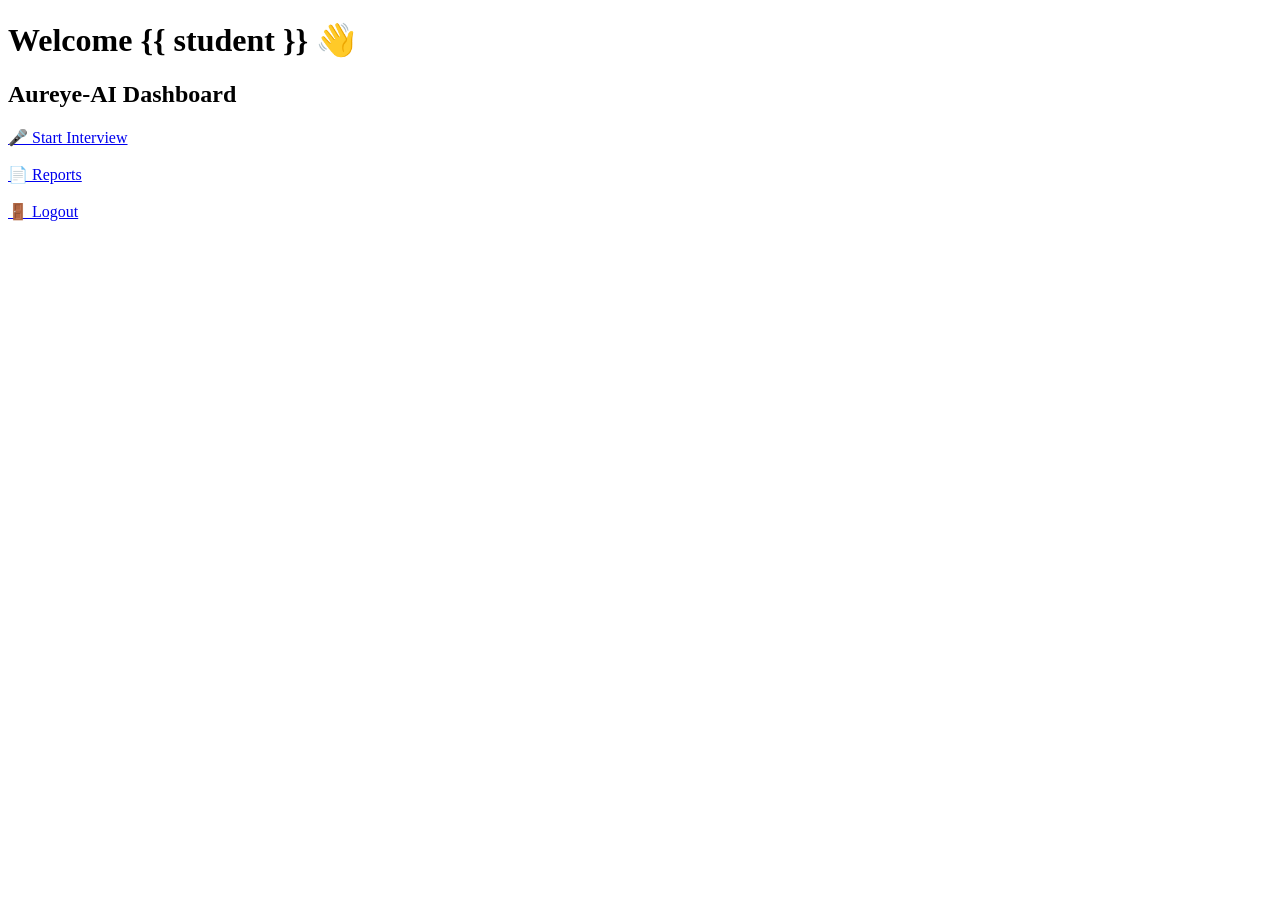
<file: templates/dashboard.html>
<!DOCTYPE html>
<html>
<head>
    <title>Dashboard</title>
</head>
<body>

<h1>Welcome {{ student }} 👋</h1>

<h2>Aureye-AI Dashboard</h2>

<a href="/">🎤 Start Interview</a><br><br>

<a href="/report">📄 Reports</a><br><br>

<a href="/logout">🚪 Logout</a>

</body>
</html>
</file>
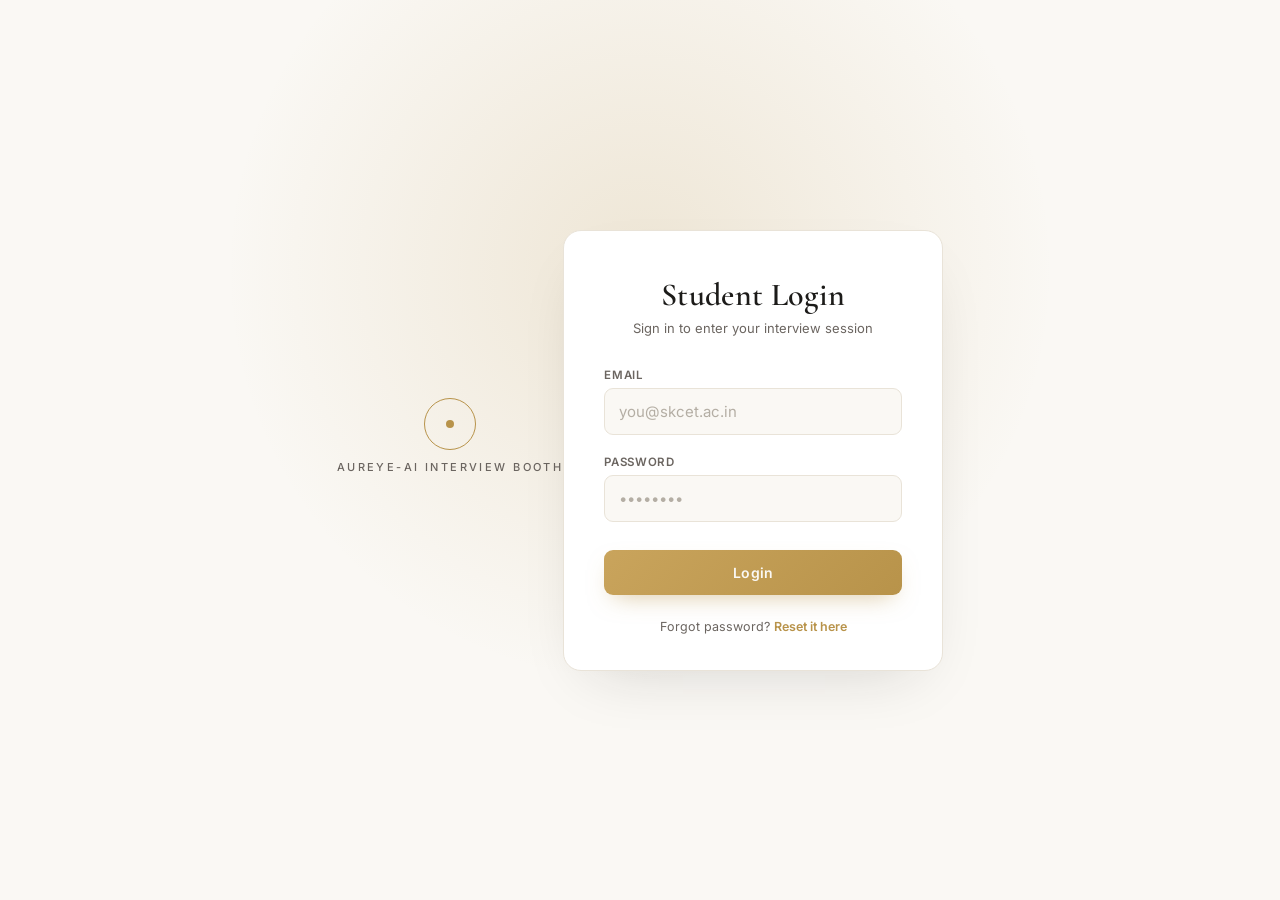
<file: templates/login.html>
<!DOCTYPE html>
<html lang="en">
<head>
<meta charset="UTF-8">
<title>Student Login · Aureye-AI</title>
<link rel="preconnect" href="https://fonts.googleapis.com">
<link href="https://fonts.googleapis.com/css2?family=Cormorant+Garamond:ital,wght@0,400;0,500;0,600;1,500&family=Inter:wght@400;500;600&display=swap" rel="stylesheet">
<style>
  :root{
    --ivory:#FAF8F4;
    --surface:#FFFFFF;
    --ink:#1C1B19;
    --ink-soft:#6B6560;
    --gold:#B8934A;
    --gold-light:#D9C08B;
    --border:#E9E3D8;
    --ring:rgba(184,147,74,0.18);
  }

  *{box-sizing:border-box;margin:0;padding:0;}

  html,body{height:100%;}

  body{
    font-family:'Inter',sans-serif;
    background:var(--ivory);
    color:var(--ink);
    display:flex;
    align-items:center;
    justify-content:center;
    min-height:100vh;
    padding:24px;
    position:relative;
    overflow:hidden;
  }

  /* Interview-booth spotlight, the page's signature element */
  body::before{
    content:"";
    position:absolute;
    top:-20%;
    left:50%;
    transform:translateX(-50%);
    width:900px;
    height:900px;
    background:radial-gradient(circle, var(--ring) 0%, rgba(184,147,74,0) 65%);
    pointer-events:none;
  }

  .booth-mark{
    display:flex;
    flex-direction:column;
    align-items:center;
    gap:10px;
    margin-bottom:28px;
    animation:riseIn .6s ease both;
  }

  .booth-ring{
    width:52px;
    height:52px;
    border-radius:50%;
    border:1.5px solid var(--gold);
    display:flex;
    align-items:center;
    justify-content:center;
    position:relative;
  }

  .booth-ring::after{
    content:"";
    width:8px;
    height:8px;
    border-radius:50%;
    background:var(--gold);
  }

  .booth-label{
    font-size:11px;
    letter-spacing:0.22em;
    text-transform:uppercase;
    color:var(--ink-soft);
    font-weight:500;
  }

  .card{
    background:var(--surface);
    border:1px solid var(--border);
    border-radius:18px;
    padding:44px 40px 36px;
    width:100%;
    max-width:380px;
    box-shadow:0 24px 60px -28px rgba(28,27,25,0.18);
    position:relative;
    z-index:1;
    animation:riseIn .7s ease both;
    animation-delay:.05s;
  }

  h2{
    font-family:'Cormorant Garamond',serif;
    font-weight:600;
    font-size:32px;
    text-align:center;
    letter-spacing:0.01em;
    margin-bottom:6px;
  }

  .subtitle{
    text-align:center;
    font-size:13px;
    color:var(--ink-soft);
    margin-bottom:32px;
  }

  form{display:flex;flex-direction:column;gap:20px;}

  .field{display:flex;flex-direction:column;gap:6px;}

  label{
    font-size:11.5px;
    font-weight:600;
    letter-spacing:0.06em;
    text-transform:uppercase;
    color:var(--ink-soft);
  }

  input{
    font-family:'Inter',sans-serif;
    font-size:15px;
    color:var(--ink);
    background:var(--ivory);
    border:1px solid var(--border);
    border-radius:9px;
    padding:13px 14px;
    outline:none;
    transition:border-color .2s ease, box-shadow .2s ease, background .2s ease;
  }

  input::placeholder{color:#B4AEA4;}

  input:hover{border-color:#D8D0C0;}

  input:focus{
    border-color:var(--gold);
    background:var(--surface);
    box-shadow:0 0 0 4px var(--ring);
  }

  button{
    margin-top:8px;
    font-family:'Inter',sans-serif;
    font-size:14px;
    font-weight:600;
    letter-spacing:0.03em;
    color:var(--ivory);
    background:linear-gradient(135deg, #C9A45C, var(--gold));
    border:none;
    border-radius:9px;
    padding:14px;
    cursor:pointer;
    transition:transform .15s ease, box-shadow .2s ease, filter .2s ease;
    box-shadow:0 10px 24px -10px rgba(184,147,74,0.55);
  }

  button:hover{filter:brightness(1.05);transform:translateY(-1px);}
  button:active{transform:translateY(0);}

  button:focus-visible,
  input:focus-visible{
    outline:2px solid var(--gold);
    outline-offset:2px;
  }

  .footnote{
    text-align:center;
    font-size:12.5px;
    color:var(--ink-soft);
    margin-top:24px;
  }

  .footnote a{
    color:var(--gold);
    text-decoration:none;
    font-weight:600;
  }

  .footnote a:hover{text-decoration:underline;}

  @keyframes riseIn{
    from{opacity:0; transform:translateY(10px);}
    to{opacity:1; transform:translateY(0);}
  }

  @media (prefers-reduced-motion: reduce){
    .booth-mark, .card{animation:none;}
  }

  @media (max-width:420px){
    .card{padding:36px 26px 30px;}
    h2{font-size:28px;}
  }
</style>
</head>
<body>

<div class="booth-mark">
  <div class="booth-ring"></div>
  <span class="booth-label">Aureye-AI Interview Booth</span>
</div>

<div class="card">
  <h2>Student Login</h2>
  <p class="subtitle">Sign in to enter your interview session</p>

  <form method="POST">
    <div class="field">
      <label for="email">Email</label>
      <input type="email" id="email" name="email" placeholder="you@skcet.ac.in" required>
    </div>

    <div class="field">
      <label for="password">Password</label>
      <input type="password" id="password" name="password" placeholder="••••••••" required>
    </div>

    <button type="submit">Login</button>
  </form>

  <p class="footnote">Forgot password? <a href="#">Reset it here</a></p>
</div>

</body>
</html>
</file>
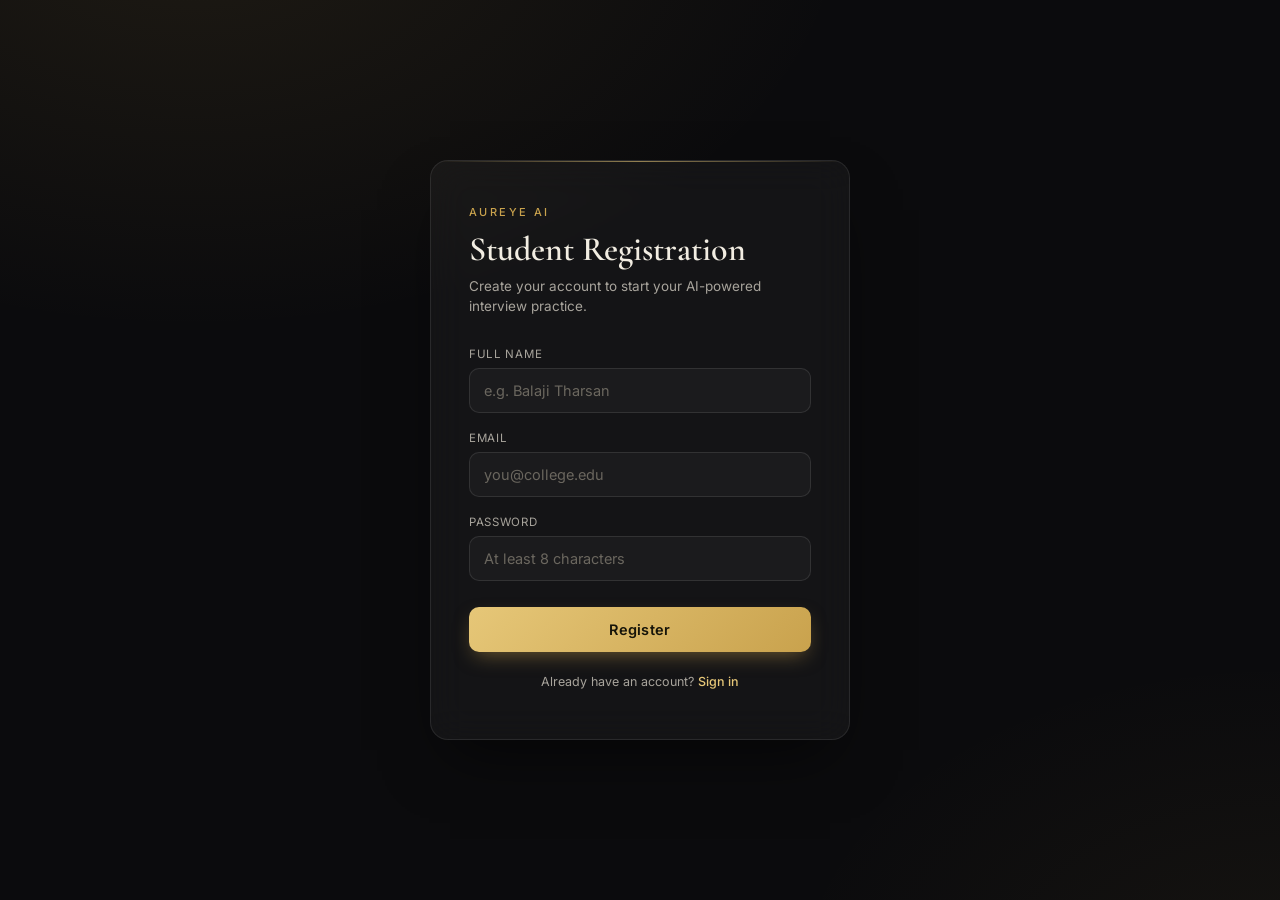
<file: templates/register.html>
<!DOCTYPE html>
<html lang="en">
<head>
<meta charset="UTF-8">
<meta name="viewport" content="width=device-width, initial-scale=1.0">
<title>Student Registration · Aureye AI</title>
<link rel="preconnect" href="https://fonts.googleapis.com">
<link href="https://fonts.googleapis.com/css2?family=Cormorant+Garamond:wght@500;600;700&family=Inter:wght@400;500;600&display=swap" rel="stylesheet">
<style>
  :root{
    --bg-0:#0b0b0d;
    --bg-1:#141417;
    --panel:rgba(255,255,255,0.04);
    --panel-border:rgba(255,255,255,0.09);
    --gold:#c9a24d;
    --gold-bright:#e6c778;
    --text-hi:#f2ede2;
    --text-lo:#a8a49c;
    --danger:#e0796f;
  }

  *{box-sizing:border-box;}

  body{
    margin:0;
    min-height:100vh;
    display:flex;
    align-items:center;
    justify-content:center;
    background:
      radial-gradient(1100px 700px at 15% -10%, rgba(201,162,77,0.10), transparent 60%),
      radial-gradient(900px 600px at 100% 110%, rgba(201,162,77,0.06), transparent 55%),
      var(--bg-0);
    font-family:'Inter', sans-serif;
    color:var(--text-hi);
    padding:32px;
  }

  .card{
    width:100%;
    max-width:420px;
    background:var(--panel);
    border:1px solid var(--panel-border);
    border-radius:18px;
    backdrop-filter:blur(18px);
    -webkit-backdrop-filter:blur(18px);
    padding:44px 38px 38px;
    box-shadow:0 30px 60px -20px rgba(0,0,0,0.6);
    position:relative;
    overflow:hidden;
  }

  .card::before{
    content:"";
    position:absolute;
    top:0; left:0; right:0;
    height:1px;
    background:linear-gradient(90deg, transparent, var(--gold-bright), transparent);
    opacity:0.6;
  }

  .eyebrow{
    font-size:11px;
    letter-spacing:0.22em;
    text-transform:uppercase;
    color:var(--gold);
    margin:0 0 10px;
    font-weight:500;
  }

  h2{
    font-family:'Cormorant Garamond', serif;
    font-weight:600;
    font-size:34px;
    margin:0 0 6px;
    color:var(--text-hi);
  }

  .sub{
    font-size:13.5px;
    color:var(--text-lo);
    margin:0 0 30px;
    line-height:1.5;
  }

  form{
    display:flex;
    flex-direction:column;
    gap:18px;
  }

  .field{
    position:relative;
  }

  .field label{
    display:block;
    font-size:11.5px;
    letter-spacing:0.06em;
    text-transform:uppercase;
    color:var(--text-lo);
    margin-bottom:7px;
  }

  input{
    width:100%;
    background:rgba(255,255,255,0.03);
    border:1px solid rgba(255,255,255,0.10);
    border-radius:10px;
    padding:13px 14px;
    font-family:'Inter', sans-serif;
    font-size:14.5px;
    color:var(--text-hi);
    outline:none;
    transition:border-color .2s ease, box-shadow .2s ease, background .2s ease;
  }

  input::placeholder{ color:#6b675f; }

  input:hover{
    border-color:rgba(255,255,255,0.18);
  }

  input:focus{
    border-color:var(--gold);
    background:rgba(255,255,255,0.05);
    box-shadow:0 0 0 3px rgba(201,162,77,0.15);
  }

  input:invalid:not(:placeholder-shown){
    border-color:var(--danger);
  }

  button{
    margin-top:8px;
    padding:14px 16px;
    border:none;
    border-radius:10px;
    background:linear-gradient(135deg, var(--gold-bright), var(--gold));
    color:#161409;
    font-family:'Inter', sans-serif;
    font-weight:600;
    font-size:14.5px;
    letter-spacing:0.02em;
    cursor:pointer;
    transition:transform .15s ease, box-shadow .15s ease, filter .15s ease;
    box-shadow:0 8px 20px -6px rgba(201,162,77,0.5);
  }

  button:hover{
    transform:translateY(-1px);
    filter:brightness(1.05);
    box-shadow:0 10px 26px -6px rgba(201,162,77,0.65);
  }

  button:active{
    transform:translateY(0);
  }

  .foot{
    margin-top:22px;
    text-align:center;
    font-size:12.5px;
    color:var(--text-lo);
  }

  .foot a{
    color:var(--gold-bright);
    text-decoration:none;
    font-weight:500;
  }

  .foot a:hover{ text-decoration:underline; }

  @media (max-width:480px){
    .card{ padding:34px 24px 28px; }
    h2{ font-size:28px; }
  }
</style>
</head>
<body>

<div class="card">
  <p class="eyebrow">Aureye AI</p>
  <h2>Student Registration</h2>
  <p class="sub">Create your account to start your AI-powered interview practice.</p>

  <form method="POST">
    <div class="field">
      <label for="name">Full Name</label>
      <input type="text" id="name" name="name" placeholder="e.g. Balaji Tharsan" required>
    </div>

    <div class="field">
      <label for="email">Email</label>
      <input type="email" id="email" name="email" placeholder="you@college.edu" required>
    </div>

    <div class="field">
      <label for="password">Password</label>
      <input type="password" id="password" name="password" placeholder="At least 8 characters" required minlength="8">
    </div>

    <button type="submit">Register</button>
  </form>

  <p class="foot">Already have an account? <a href="#">Sign in</a></p>
</div>

</body>
</html>
</file>
